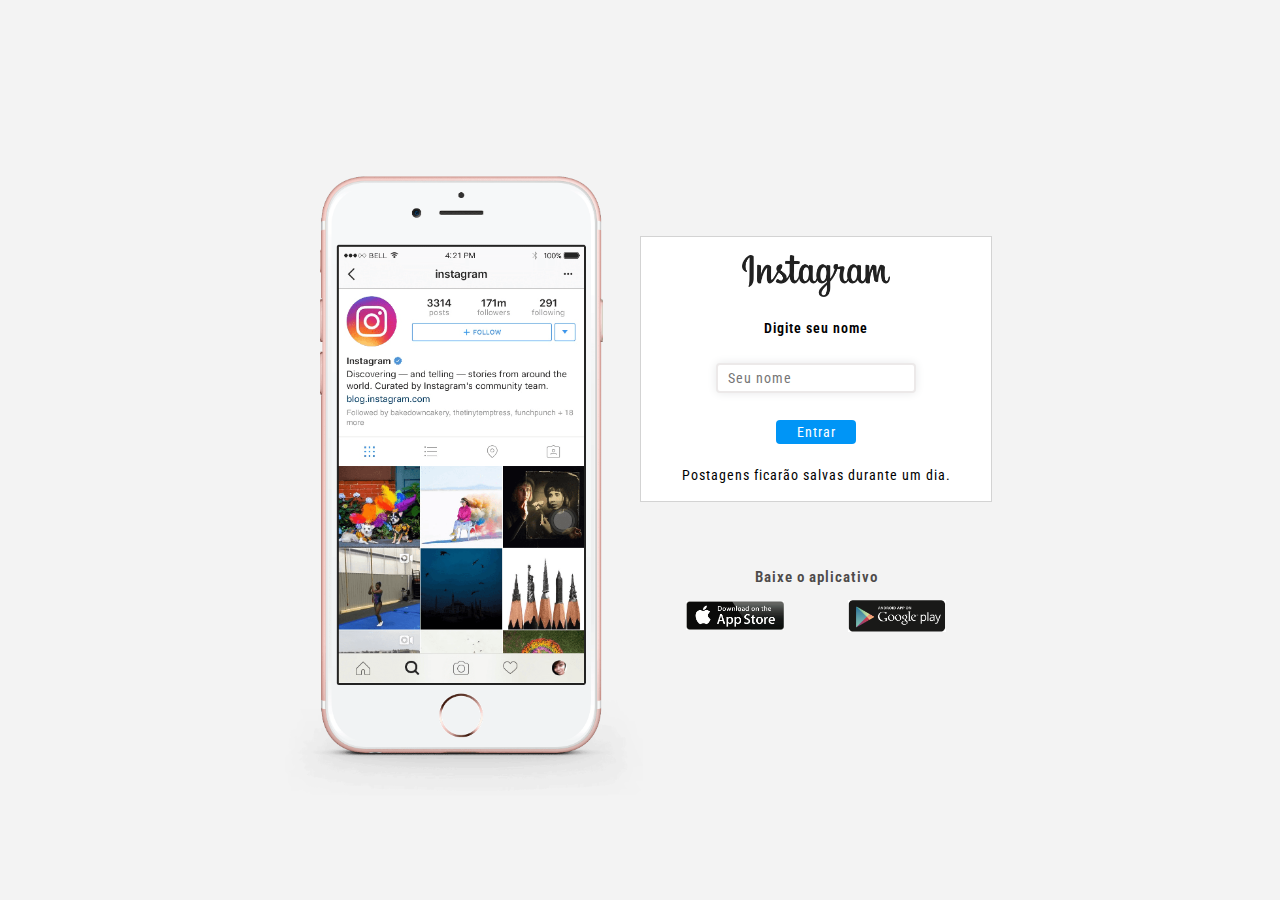
<file: index.html>
<!DOCTYPE html>
<html lang="pt-br">
  <head>
    <meta charset="UTF-8" />
    <meta name="viewport" content="width=device-width, initial-scale=1.0" />
    <link rel="stylesheet" href="styles/style.css" />
    <link rel="preconnect" href="https://fonts.gstatic.com" />
    <link
      href="https://fonts.googleapis.com/css2?family=Roboto+Condensed:wght@400;700&display=swap"
      rel="stylesheet"
    />
    <title>Clone Instagram</title>
  </head>
  <body>
    <div class="instagram-wrapper">
      <div class="instagram-phone">
        <img src="images/iphone.png" alt="Foto de um iPhone" />
      </div>
      <div class="instagram-continue">
        <div class="group">
          <img
            src="images/logoInsta.png"
            class="instagram-logo"
            alt="Logo do instagram"
          />
          <div id="form-login">
            <span>Digite seu nome</span>
            <input
              type="text"
              id="inputNome"
              name="nome"
              placeholder="Seu nome"
            />
            <button type="button" id="btnLogin" class="instagram-login">Entrar</button>            
          </div>
          <span>Postagens ficarão salvas durante um dia.</span>      
        </div>       
        <div class="get-the-app">
          <p class="get-app">Baixe o aplicativo</p>
          <div class="download">
            <img src="images/apple-store.png" alt="Logo apple" />
            <img src="images/google-play.png" alt="Logo apple" />
          </div>
        </div>
      </div>
    </div>
    <script src="javascripts/login.js"></script>
  </body>
</html>
</file>
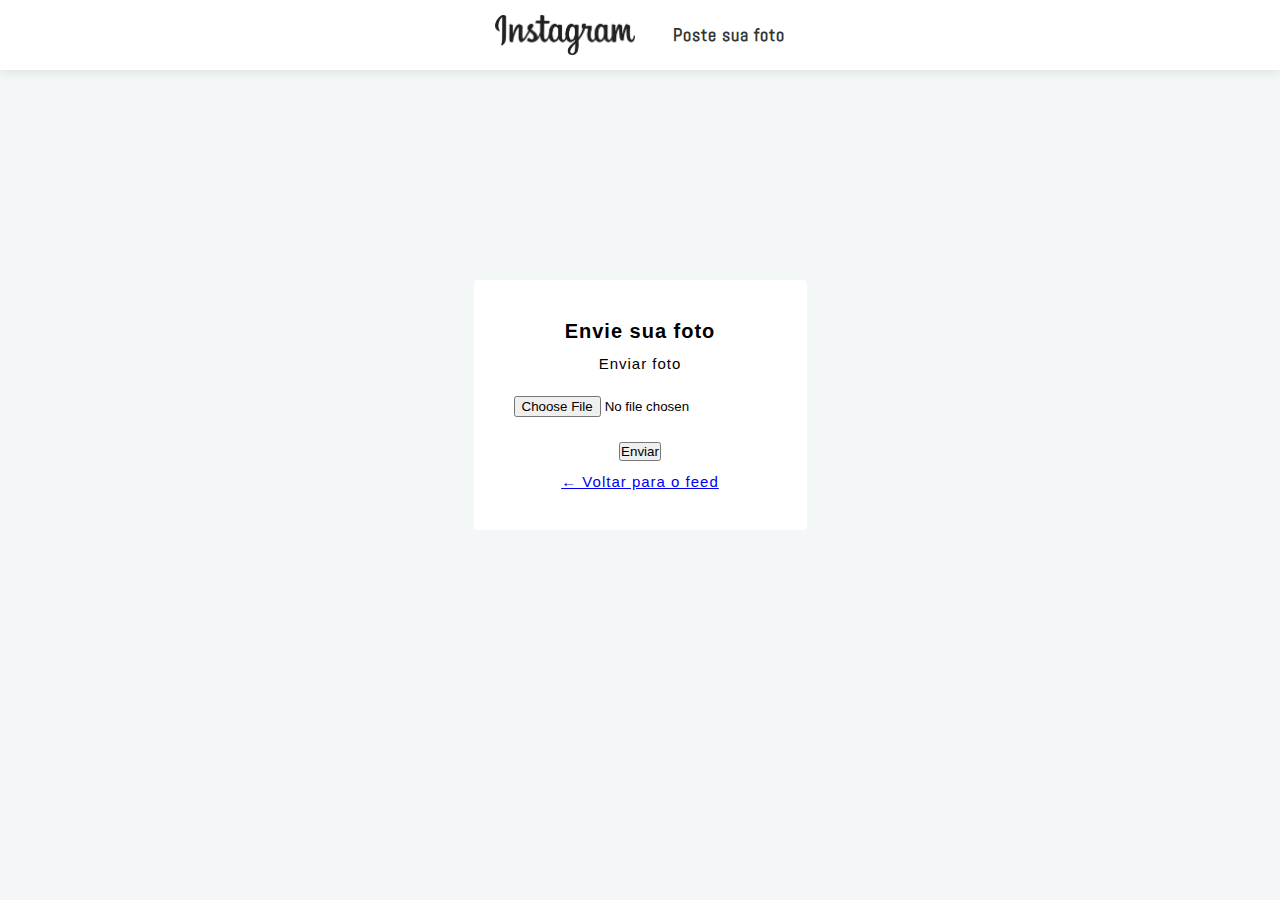
<file: cadastro-de-foto.html>
<!DOCTYPE html>
<html lang="pt-BR">
	<head>
		<meta charset="UTF-8" />
		<meta name="viewport" content="width=device-width, initial-scale=1.0" />
		<title>Clone Instagram</title>
		<link
			href="https://fonts.googleapis.com/css2?family=Abel&display=swap"
			rel="stylesheet"
		/>
		<link rel="stylesheet" href="styles/styles.css" />
	</head>
	<body>
		<header>
			<img id="logo" src="images/logoInsta.png" alt="logo" />
			<div class="textoheader">Poste sua foto</div>			
		</header>
		<main id="main-content">
			<section id="register">
				<h1>Envie sua foto</h1>
				<div class="upload-photo">
					<label for="foto">Enviar foto</label>
					<input type="file" name="foto" id="fotoPost" />
					<button class="instagram-login" id="btnPost">Enviar</button>
				</div>
				<a href="feed.html"> &#8592; Voltar para o feed</a>
			</section>
		</main>
		<script src="javascripts/create.js"></script>
	</body>
</html>
</file>
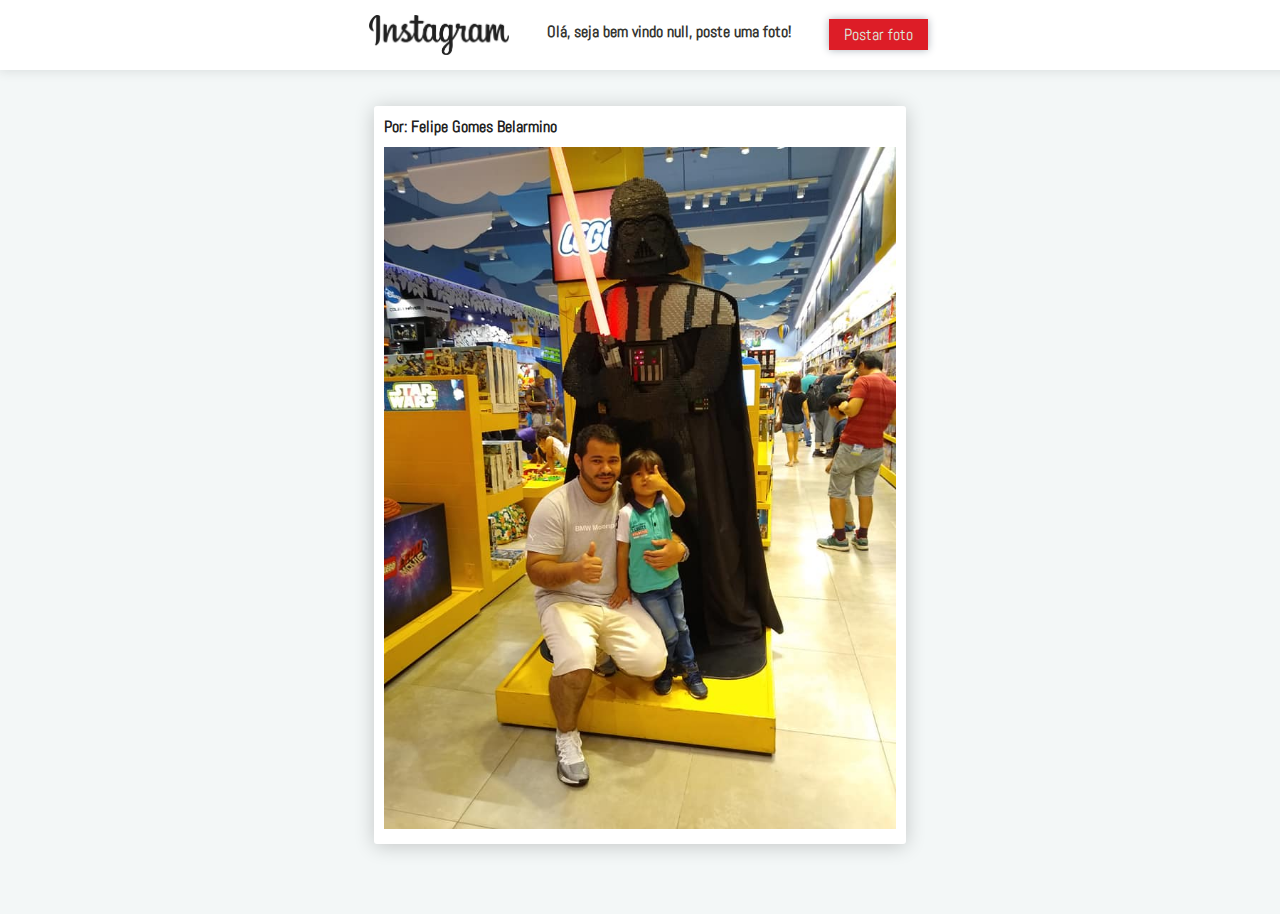
<file: feed.html>
<!DOCTYPE html>
<html>
	<head>
		<meta charset="UTF-8" />
		<link
			href="https://fonts.googleapis.com/css2?family=Abel&display=swap"
			rel="stylesheet"
		/>
		<title>Clone Instagram</title>
		<link href="styles/custom.css" rel="stylesheet" />
	</head>
	<body>
		<header>
			<img id="logo" src="images/logoInsta.png" alt="logo" />
			<div class="textoheader">Olá, Seja Bem Vindo</div>
			<a href="cadastro-de-foto.html" class="botaocadastrar">Postar foto</a>
		</header>
		<br />
		<br />
		<section class="secpost">
			<div class="post">
				<div class="textopost">Por: Felipe Gomes Belarmino</div>
				<img src="images/photo.jpg" alt="" />
			</div>
		</section>
		<script src="javascripts/feed.js"></script>
	</body>
</html>
</file>
<file: styles/style.css>
* {
	margin: 0;
	padding: 0;
	box-sizing: border-box;
	text-decoration: none;
	font-family: 'Roboto Condensed', sans-serif;
	letter-spacing: 1px;
	font-size: 14px;
}

body {
	width: 100%;
	min-height: 100vh;
	background-color: rgb(243, 243, 243);
	display: flex;
	justify-content: center;
}

.instagram-wrapper {
	display: flex;
	align-items: center;
	justify-content: start;
	width: 55%;
	height: 100vh;
}

.instagram-phone {
	display: flex;
	align-items: center;
	justify-content: center;
	width: 50%;
}

.instagram-phone img {
	height: 50rem;
}

.instagram-continue {
	display: flex;
	align-self: center;
	justify-content: space-around;
	flex-direction: column;
	width: 50%;
	min-height: 34rem;
}

.group {
	display: flex;
	justify-content: space-between;
	align-items: center;
	flex-direction: column;
	background-color: white;
	width: 100%;
	padding: 1.3rem 0;
	border: 1px solid lightgray;
}

.group:nth-child(1) {
	min-height: 19rem;
}

.instagram-logo {
	height: 3rem;
}

.profile-photo {
	display: flex;
	justify-self: center;
	align-self: center;
	border-radius: 50%;
	overflow: hidden;
}

.profile-photo img {
	height: 7rem;
}

.instagram-login {
	background-color: #0095f6;
	color: white;
	padding: 4px;
	border-radius: 4px;
	border: none;
	width: 80px;
	outline: none;
	transition: 0.4s;
}

.instagram-login:hover {
	background-color: rgba(0, 102, 255, 0.822);
	cursor: pointer;
	box-shadow: 0px 0px 15px 0px rgb(200, 200, 245);
	border: none;
}

.instagram-logout {
	color: #0095f6;
	margin-top: 1rem;
}

.not-account {
	color: rgb(102, 101, 101);
}

.link-blue {
	color: #0095f6;
}

.get-the-app {
	display: flex;
	flex-direction: column;
	align-items: center;
	justify-content: center;
	width: 100%;
	padding: 1.3rem 0;
}

.get-app {
	font-weight: 600;
	font-size: 15px;
	color: rgb(77, 74, 74);
}

.download {
	display: flex;
	padding: 1rem;
}

.download img {
	width: 30%;
	margin: auto;
}

#form-login {
	display: flex;
	flex-direction: column;
	justify-content: space-around;
	align-items: center;
	height: 150px;
	font-weight: 600;
}

#form-login input {
	border: 2px solid rgb(236, 233, 233);
	border-radius: 4px;
	padding: 5px 10px;
	width: 200px;
	box-shadow: 0px 0px 10px 0px rgb(231, 232, 233);
	outline: none;
	transition: 0.4s;
}

#form-login input:hover {
	border: 2px solid rgba(0, 17, 255, 0.295);
}

@media (max-width: 1024px) {
	.instagram-wrapper {
		width: 90%;
	}
}

@media (max-width: 750px) {
	body {
		background-color: white;
	}
	.instagram-wrapper {
		width: 90%;
	}

	.instagram-phone {
		display: none;
	}

	.instagram-continue {
		width: 100%;
	}

	.group {
		border: 1px solid transparent;
	}
}
</file>
<file: styles/styles.css>
* {
	padding: 0;
	margin: 0;
	box-sizing: border-box;
}

body {
	font-family: 'Roboto Condensed', sans-serif;
	letter-spacing: 1px;
	font-size: 15px;
	background: #f3f7f7;
	-webkit-font-smoothing: antialiased;
}

.textoheader {
	margin-left: 3%;
	color: #353531;
	font-size: 18px;
}

#logo {
	width: 140px;
}

header {
	display: flex;
	justify-content: center;
	align-items: center;
	font-size: 18px;
	font-family: 'Abel', sans-serif;
	box-shadow: 0px 1px 10px 1px #dce0e0;
	overflow: hidden;
	margin: auto;
	width: 100%;
	background: #ffffff;
	padding: 15px;
	font-size: 20px;
	font-weight: bold;
}

.cabeca {
	background: #f8f9fa;
}

#main-content {
	display: flex;
	flex-direction: column;
	align-items: center;
	justify-content: center;
	height: 70vh;
}

#register {
	display: flex;
	flex-direction: column;
	justify-content: space-around;
	align-items: center;
	height: 250px;
	border-radius: 4px;
	background: #fff;
	padding: 40px;
	margin-top: 40px;
}

#register h1 {
	font-size: 20px;
}

.upload-photo {
	display: flex;
	flex-direction: column;
	justify-content: space-around;
	align-items: center;
	height: 100%;
}
</file>
<file: styles/custom.css>
body {
	margin: 0;
	background: #f3f7f7;
	color: #768c91;
	text-shadow: 0px 1px 5px 1px #dce0e0;
}


.textoheader {
	margin-left: 3%;
	color: #353531;
	font-size: 16px;
}
.textocadastrar {
	margin-left: 3%;
	margin-right: 2%;
}

#logo {
	width: 140px;
}

header {
	display: flex;
	justify-content: center;
	align-items: center;
	font-size: 18px;
	font-family: 'Abel', sans-serif;
	box-shadow: 0px 1px 10px 1px #dce0e0;
	overflow: hidden;
	margin: auto;
	width: 100%;
	background: #ffffff;
	padding: 15px;
	font-size: 20px;
	font-weight: bold;
}
.botaocadastrar {
	margin-left: 3%;
	margin-right: 1%;
	background: #dd1d27;
	color: #daf2e2;
	font-family: 'Abel', sans-serif;
	font-size: 16px;
	font-weight: 300;
	padding: 5px;
	padding-left: 15px;
	padding-right: 15px;
	box-shadow: 0px 0px 8px 0px #adb5bd;
	-webkit-font-smoothing: antialiased;
	text-decoration: none;
	cursor: pointer;
	text-align: center;
	transition: 0.4s;
}
.botaocadastrar:hover {
	background: #ff0008dc;
	color: #ffffff;
	text-decoration: none;
	box-shadow: 0px 0px 5px 0px #adb5bd;
}
.botaocadastrar:active {
	background: #ffffff;
	color: #e05b5f;
	text-decoration: none;
	box-shadow: 0px 0px 1px 0px #adb5bd;
}

.textoheader {
	margin-bottom: 6px;
}

.post {
	border-radius: 3px;
	background-color: white;
	width: 40%;
	padding: 10px;
	box-shadow: 0 2px 20px rgba(1, 0, 0, 0.2);
	margin-bottom: 40px;
}
.post img {
	width: 100%;
}
.secpost {
	display: flex;
	flex-direction: column;
	align-items: center;
	font-family: 'Abel', sans-serif;
	margin-bottom: 30px;
	font-size: 16px;
}

.textopost {
	padding-bottom: 10px;
	font-weight: bold;
	color: rgb(34, 33, 33);
}
</file>
